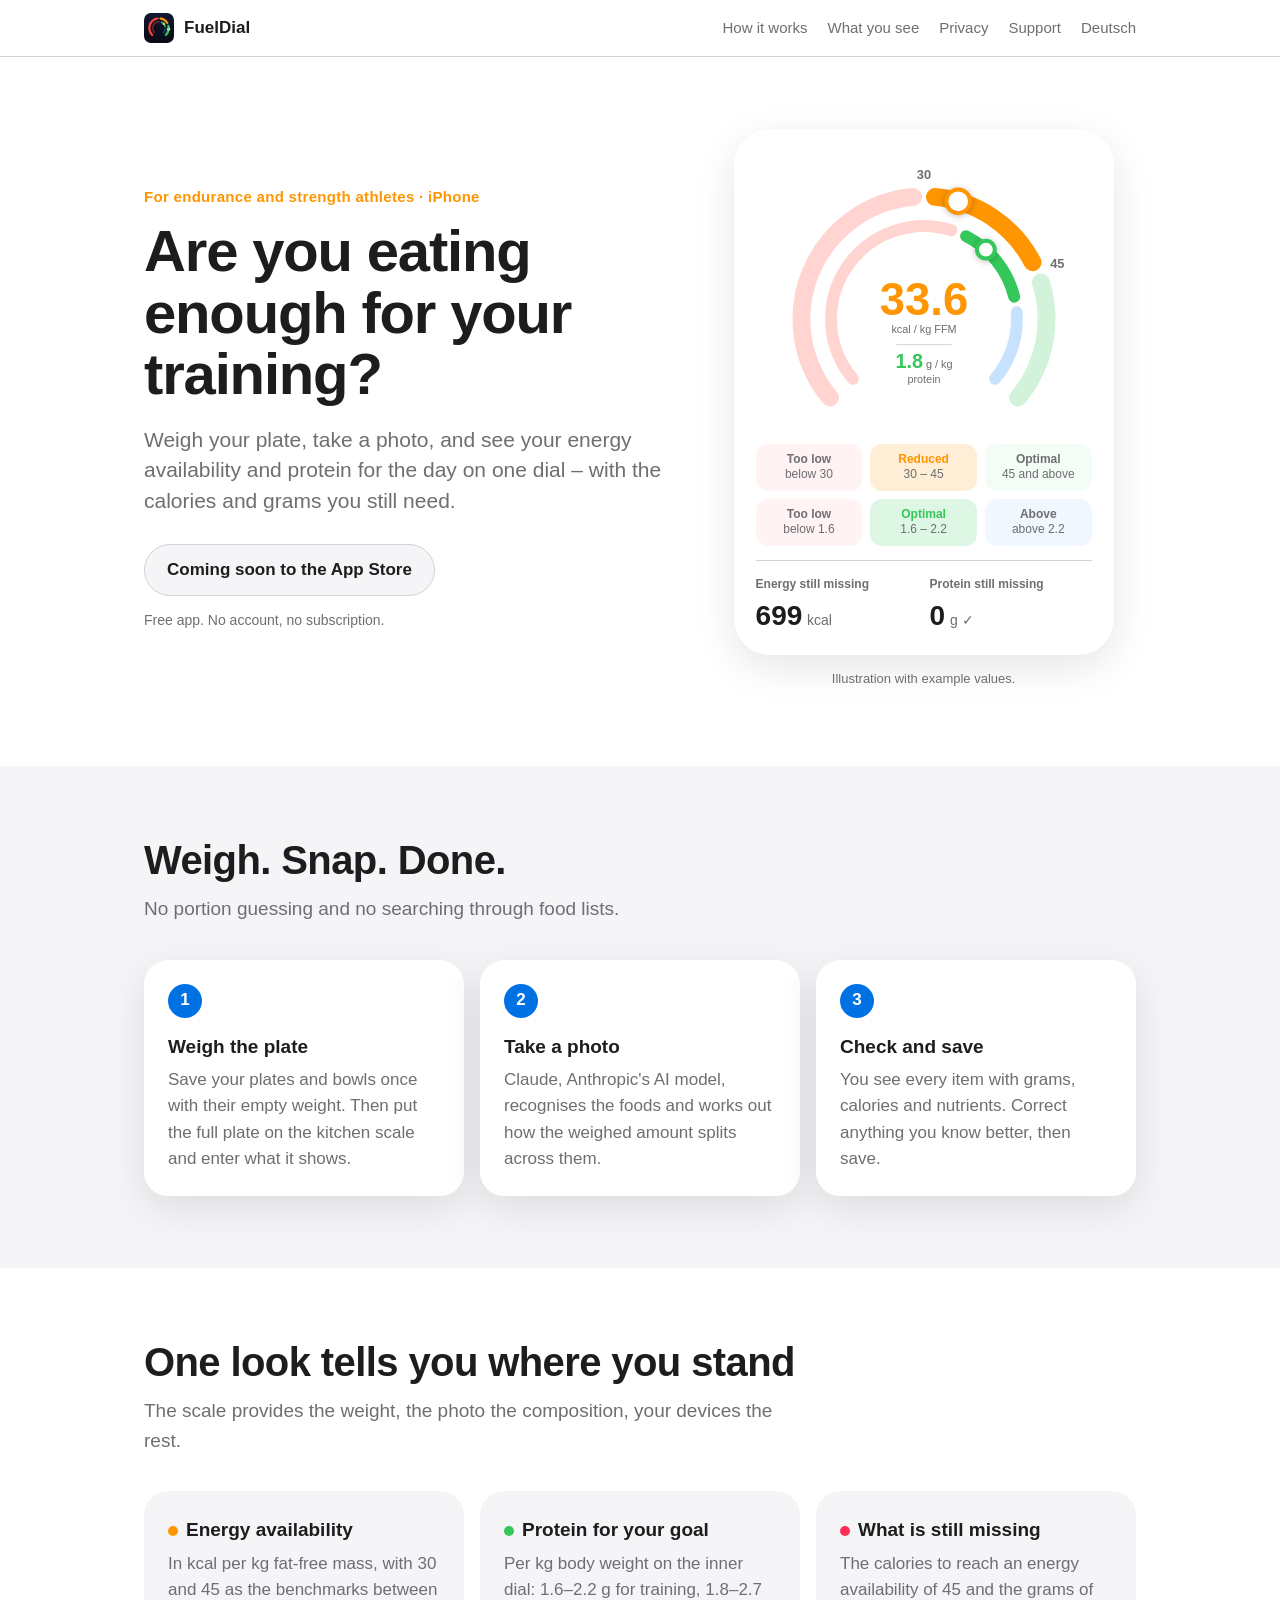
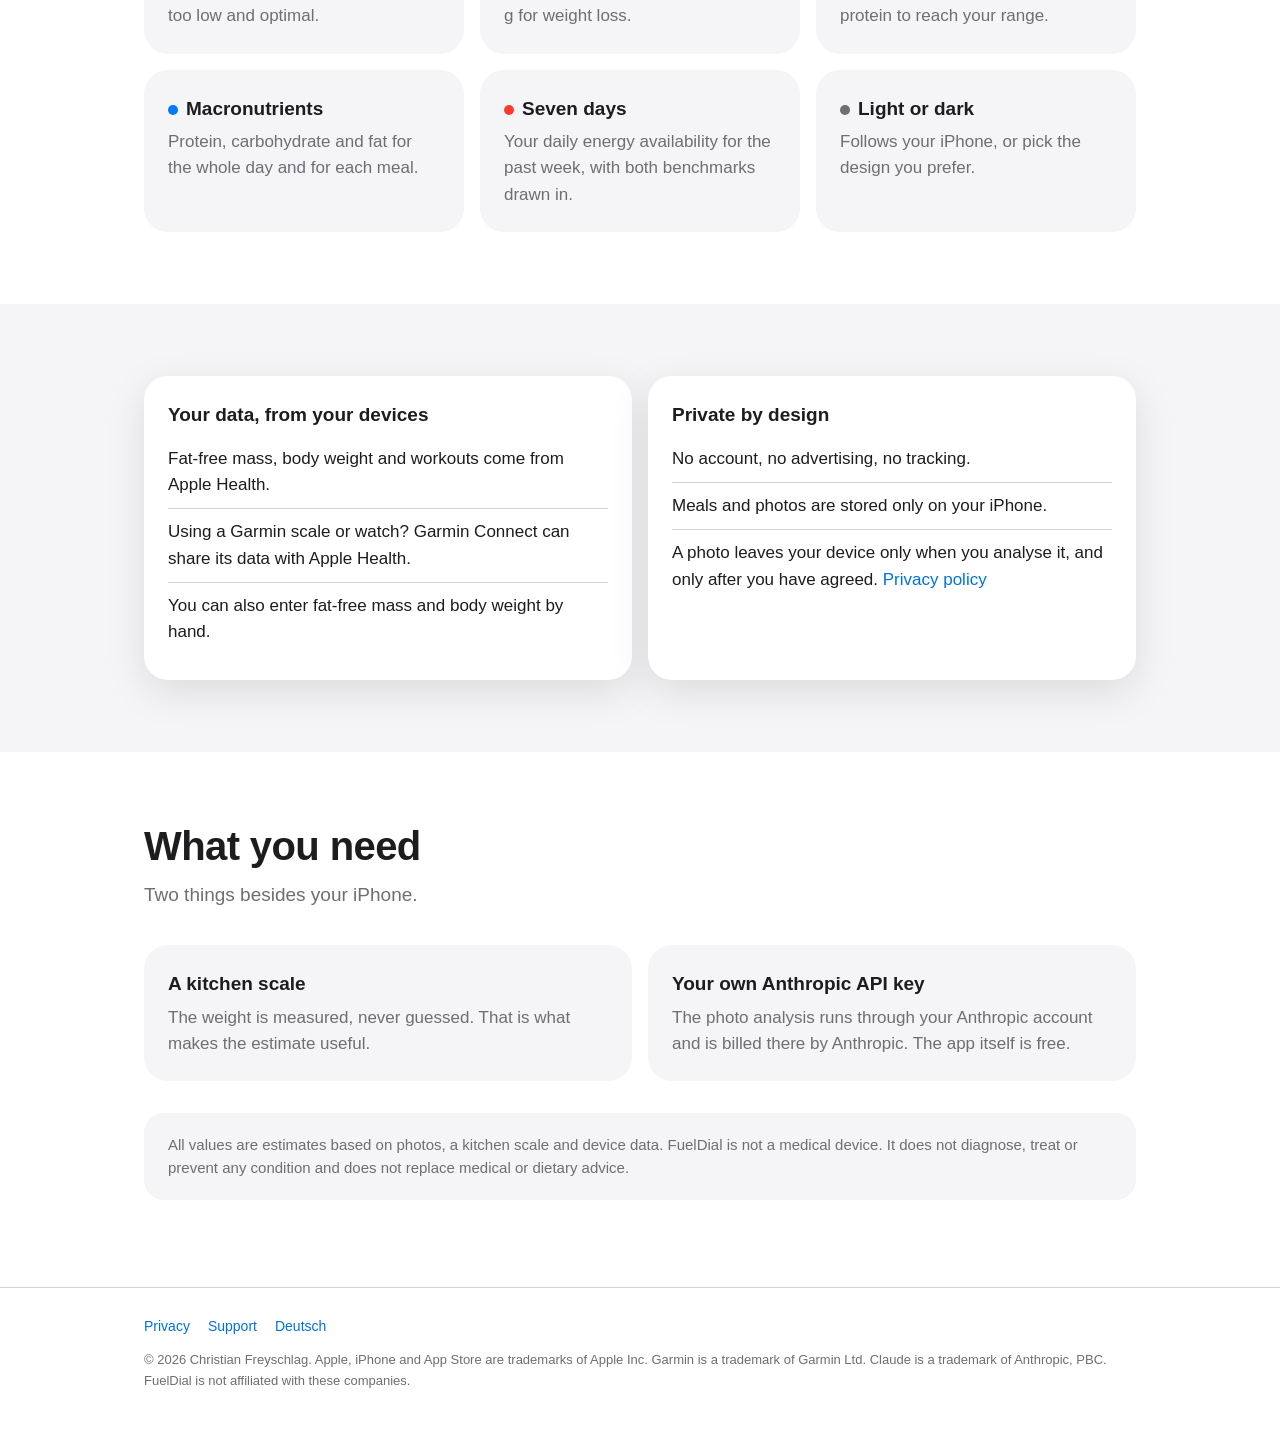
<file: index.html>
<!doctype html>
<html lang="en">
<head>
<meta charset="utf-8">
<meta name="viewport" content="width=device-width, initial-scale=1">
<title>FuelDial – Energy availability and protein from a photo</title>
<meta name="description" content="Weigh your plate, take a photo, and see your energy availability and protein for the day on one dial. For iPhone.">
<link rel="icon" href="icon.png">
<link rel="apple-touch-icon" href="icon.png">
<link rel="stylesheet" href="style.css">
</head>
<body>

<header class="nav">
  <div class="wrap">
    <a class="brand" href="index.html"><img src="icon.png" alt=""> FuelDial</a>
    <nav>
      <a class="hide-small" href="#how">How it works</a>
      <a class="hide-small" href="#see">What you see</a>
      <a href="privacy.html#en">Privacy</a>
      <a href="support.html">Support</a>
      <a href="index-de.html" lang="de">Deutsch</a>
    </nav>
  </div>
</header>

<section class="hero">
  <div class="wrap">
    <div>
      <p class="eyebrow">For endurance and strength athletes · iPhone</p>
      <h1>Are you eating enough for your training?</h1>
      <p class="lead">Weigh your plate, take a photo, and see your energy availability and protein for the day on one dial – with the calories and grams you still need.</p>
      <span class="pill soon">Coming soon to the App Store</span>
      <p class="note">Free app. No account, no subscription.</p>
    </div>
    <div>
      <div class="phone">
        <svg class="dial" viewBox="0 0 340 292" role="img" aria-label="Example dial: energy availability 33.6 kcal per kg fat-free mass, protein 1.8 g per kg">
<path d="M74.9 249.6 A124 124 0 0 1 159.0 46.5" fill="none" stroke="var(--red)" stroke-width="18" stroke-linecap="round" opacity="0.22"/>
<path d="M181.0 46.5 A124 124 0 0 1 279.9 112.6" fill="none" stroke="var(--orange)" stroke-width="18" stroke-linecap="round" opacity="1"/>
<path d="M288.3 132.9 A124 124 0 0 1 265.1 249.6" fill="none" stroke="var(--green)" stroke-width="18" stroke-linecap="round" opacity="0.22"/>
<path d="M98.1 230.6 A94 94 0 0 1 197.8 80.2" fill="none" stroke="var(--red)" stroke-width="12" stroke-linecap="round" opacity="0.22"/>
<path d="M212.6 86.2 A94 94 0 0 1 261.3 147.5" fill="none" stroke="var(--green)" stroke-width="12" stroke-linecap="round" opacity="1"/>
<path d="M263.8 163.2 A94 94 0 0 1 241.9 230.6" fill="none" stroke="var(--blue)" stroke-width="12" stroke-linecap="round" opacity="0.22"/>
<text x="170.0" y="28.5" text-anchor="middle" font-size="13" font-weight="700" fill="var(--muted)">30</text>
<text x="304.9" y="118.6" text-anchor="middle" font-size="13" font-weight="700" fill="var(--muted)">45</text>
<circle cx="204.6" cy="50.9" r="12" fill="#fff" stroke="var(--orange)" stroke-width="4" style="filter: drop-shadow(0 1px 3px rgba(0,0,0,.25))"/>
<circle cx="232.6" cy="99.8" r="9" fill="#fff" stroke="var(--green)" stroke-width="4" style="filter: drop-shadow(0 1px 3px rgba(0,0,0,.25))"/>
<text x="170" y="166" text-anchor="middle" font-size="46" font-weight="700" fill="var(--orange)">33.6</text>
<text x="170" y="184" text-anchor="middle" font-size="11" font-weight="500" fill="var(--muted)">kcal / kg FFM</text>
<line x1="142" y1="196" x2="198" y2="196" stroke="var(--line)"/>
<text x="170" y="220" text-anchor="middle" font-size="20" font-weight="700" fill="var(--green)">1.8<tspan font-size="11" font-weight="500" fill="var(--muted)"> g / kg</tspan></text>
<text x="170" y="235" text-anchor="middle" font-size="11" font-weight="500" fill="var(--muted)">protein</text>
</svg>
        <div class="chips">
          <div class="chip" style="background: color-mix(in srgb, var(--red) 6%, transparent)"><strong style="color: var(--muted)">Too low</strong>below 30</div><div class="chip" style="background: color-mix(in srgb, var(--orange) 16%, transparent)"><strong style="color: var(--orange)">Reduced</strong>30 – 45</div><div class="chip" style="background: color-mix(in srgb, var(--green) 6%, transparent)"><strong style="color: var(--muted)">Optimal</strong>45 and above</div>
        </div>
        <div class="chips" style="margin-top: 8px">
          <div class="chip" style="background: color-mix(in srgb, var(--red) 6%, transparent)"><strong style="color: var(--muted)">Too low</strong>below 1.6</div><div class="chip" style="background: color-mix(in srgb, var(--green) 16%, transparent)"><strong style="color: var(--green)">Optimal</strong>1.6 – 2.2</div><div class="chip" style="background: color-mix(in srgb, var(--blue) 6%, transparent)"><strong style="color: var(--muted)">Above</strong>above 2.2</div>
        </div>
        <div class="missing">
          <div><small>Energy still missing</small><b>699</b> <span>kcal</span></div>
          <div><small>Protein still missing</small><b>0</b> <span>g ✓</span></div>
        </div>
      </div>
      <p class="caption">Illustration with example values.</p>
    </div>
  </div>
</section>

<section class="alt" id="how">
  <div class="wrap">
    <h2>Weigh. Snap. Done.</h2>
    <p class="sub">No portion guessing and no searching through food lists.</p>
    <div class="grid three">
      <div class="tile"><span class="step">1</span><h3>Weigh the plate</h3><p>Save your plates and bowls once with their empty weight. Then put the full plate on the kitchen scale and enter what it shows.</p></div>
      <div class="tile"><span class="step">2</span><h3>Take a photo</h3><p>Claude, Anthropic's AI model, recognises the foods and works out how the weighed amount splits across them.</p></div>
      <div class="tile"><span class="step">3</span><h3>Check and save</h3><p>You see every item with grams, calories and nutrients. Correct anything you know better, then save.</p></div>
    </div>
  </div>
</section>

<section id="see">
  <div class="wrap">
    <h2>One look tells you where you stand</h2>
    <p class="sub">The scale provides the weight, the photo the composition, your devices the rest.</p>
    <div class="grid three">
      <div class="tile"><h3><span class="dot" style="background: var(--orange)"></span>Energy availability</h3><p>In kcal per kg fat-free mass, with 30 and 45 as the benchmarks between too low and optimal.</p></div>
      <div class="tile"><h3><span class="dot" style="background: var(--green)"></span>Protein for your goal</h3><p>Per kg body weight on the inner dial: 1.6–2.2 g for training, 1.8–2.7 g for weight loss.</p></div>
      <div class="tile"><h3><span class="dot" style="background: var(--pink)"></span>What is still missing</h3><p>The calories to reach an energy availability of 45 and the grams of protein to reach your range.</p></div>
      <div class="tile"><h3><span class="dot" style="background: var(--blue)"></span>Macronutrients</h3><p>Protein, carbohydrate and fat for the whole day and for each meal.</p></div>
      <div class="tile"><h3><span class="dot" style="background: var(--red)"></span>Seven days</h3><p>Your daily energy availability for the past week, with both benchmarks drawn in.</p></div>
      <div class="tile"><h3><span class="dot" style="background: var(--muted)"></span>Light or dark</h3><p>Follows your iPhone, or pick the design you prefer.</p></div>
    </div>
  </div>
</section>

<section class="alt">
  <div class="wrap">
    <div class="grid two">
      <div class="tile">
        <h3>Your data, from your devices</h3>
        <ul class="plain"><li>Fat-free mass, body weight and workouts come from Apple Health.</li><li>Using a Garmin scale or watch? Garmin Connect can share its data with Apple Health.</li><li>You can also enter fat-free mass and body weight by hand.</li></ul>
      </div>
      <div class="tile">
        <h3>Private by design</h3>
        <ul class="plain"><li>No account, no advertising, no tracking.</li><li>Meals and photos are stored only on your iPhone.</li><li>A photo leaves your device only when you analyse it, and only after you have agreed. <a href="privacy.html#en">Privacy policy</a></li></ul>
      </div>
    </div>
  </div>
</section>

<section>
  <div class="wrap">
    <h2>What you need</h2>
    <p class="sub">Two things besides your iPhone.</p>
    <div class="grid two">
      <div class="tile"><h3>A kitchen scale</h3><p>The weight is measured, never guessed. That is what makes the estimate useful.</p></div>
      <div class="tile"><h3>Your own Anthropic API key</h3><p>The photo analysis runs through your Anthropic account and is billed there by Anthropic. The app itself is free.</p></div>
    </div>
    <p class="disclaimer" style="margin-top: 32px">All values are estimates based on photos, a kitchen scale and device data. FuelDial is not a medical device. It does not diagnose, treat or prevent any condition and does not replace medical or dietary advice.</p>
  </div>
</section>

<footer>
  <div class="wrap">
    <div class="links">
      <a href="privacy.html#en">Privacy</a>
      <a href="support.html">Support</a>
      <a href="index-de.html" lang="de">Deutsch</a>
    </div>
    <p>© 2026 Christian Freyschlag. Apple, iPhone and App Store are trademarks of Apple Inc. Garmin is a trademark of Garmin Ltd. Claude is a trademark of Anthropic, PBC. FuelDial is not affiliated with these companies.</p>
  </div>
</footer>

</body>
</html>
</file>
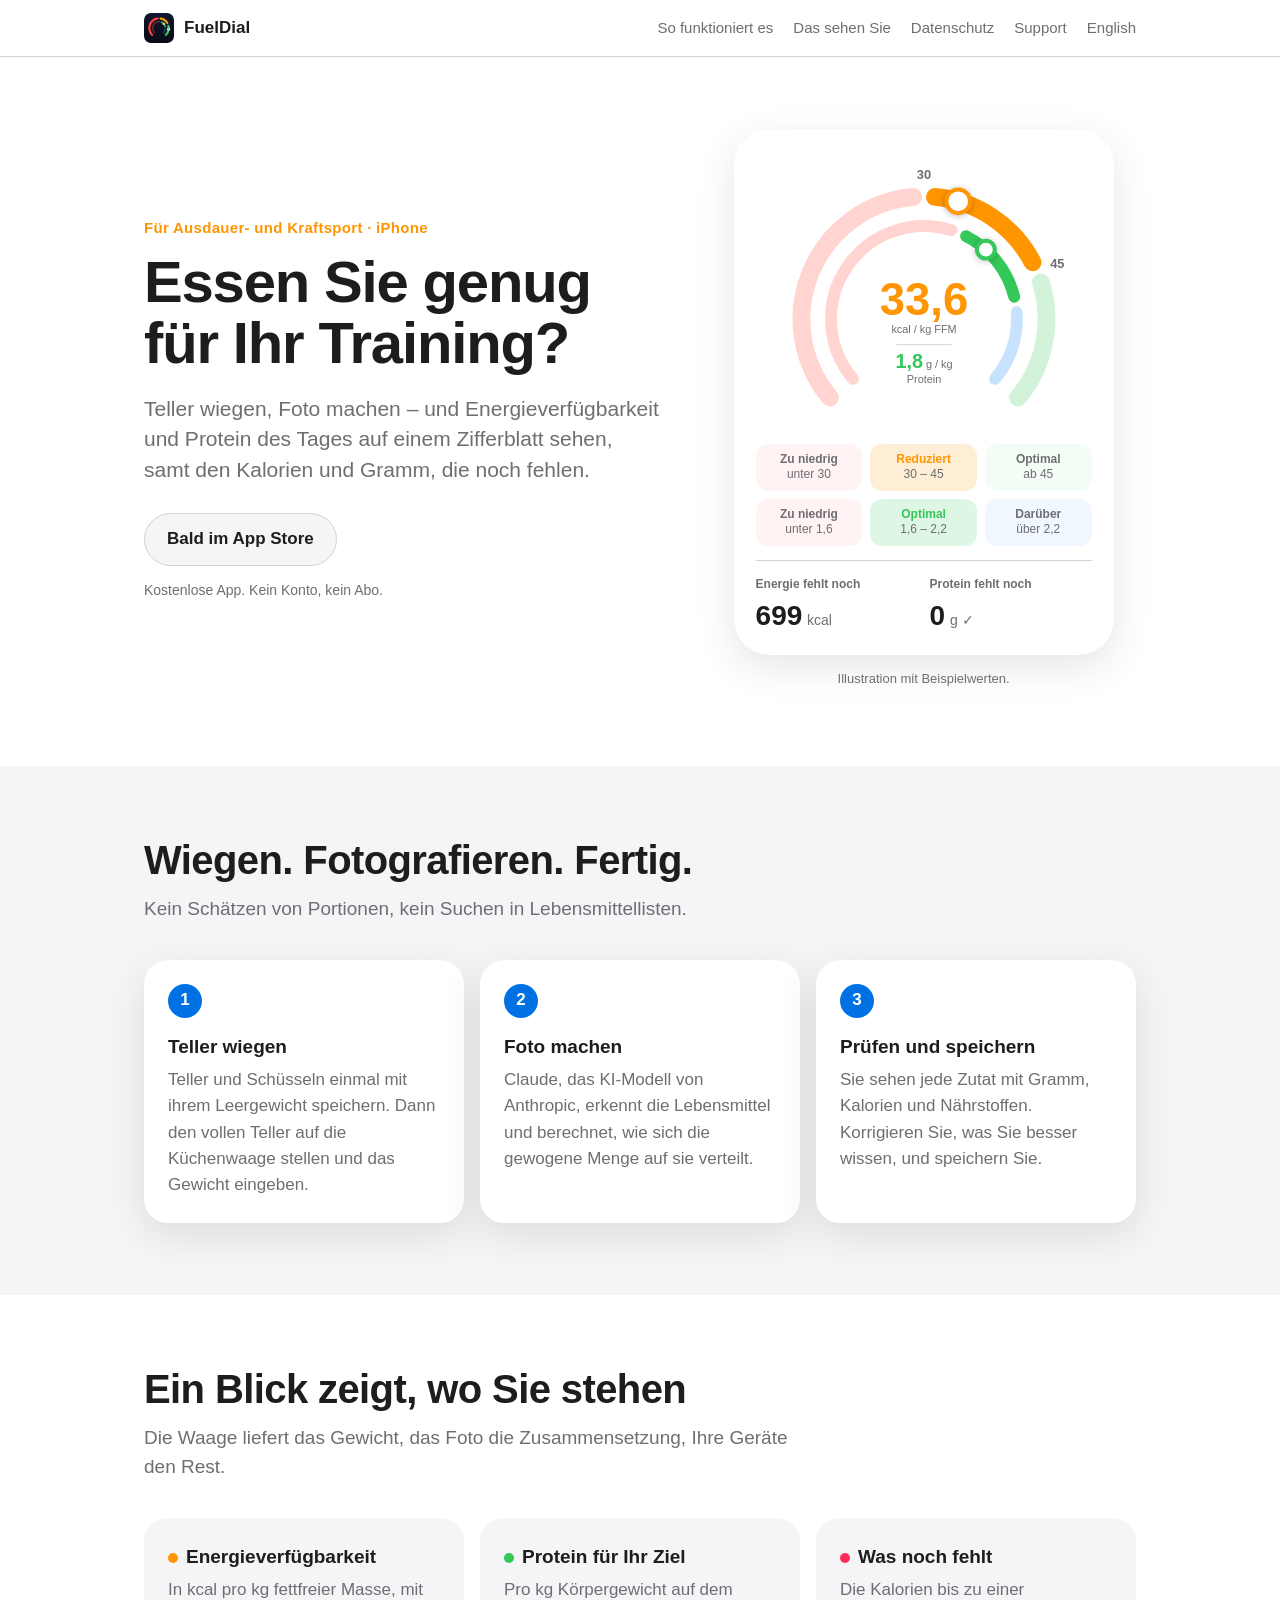
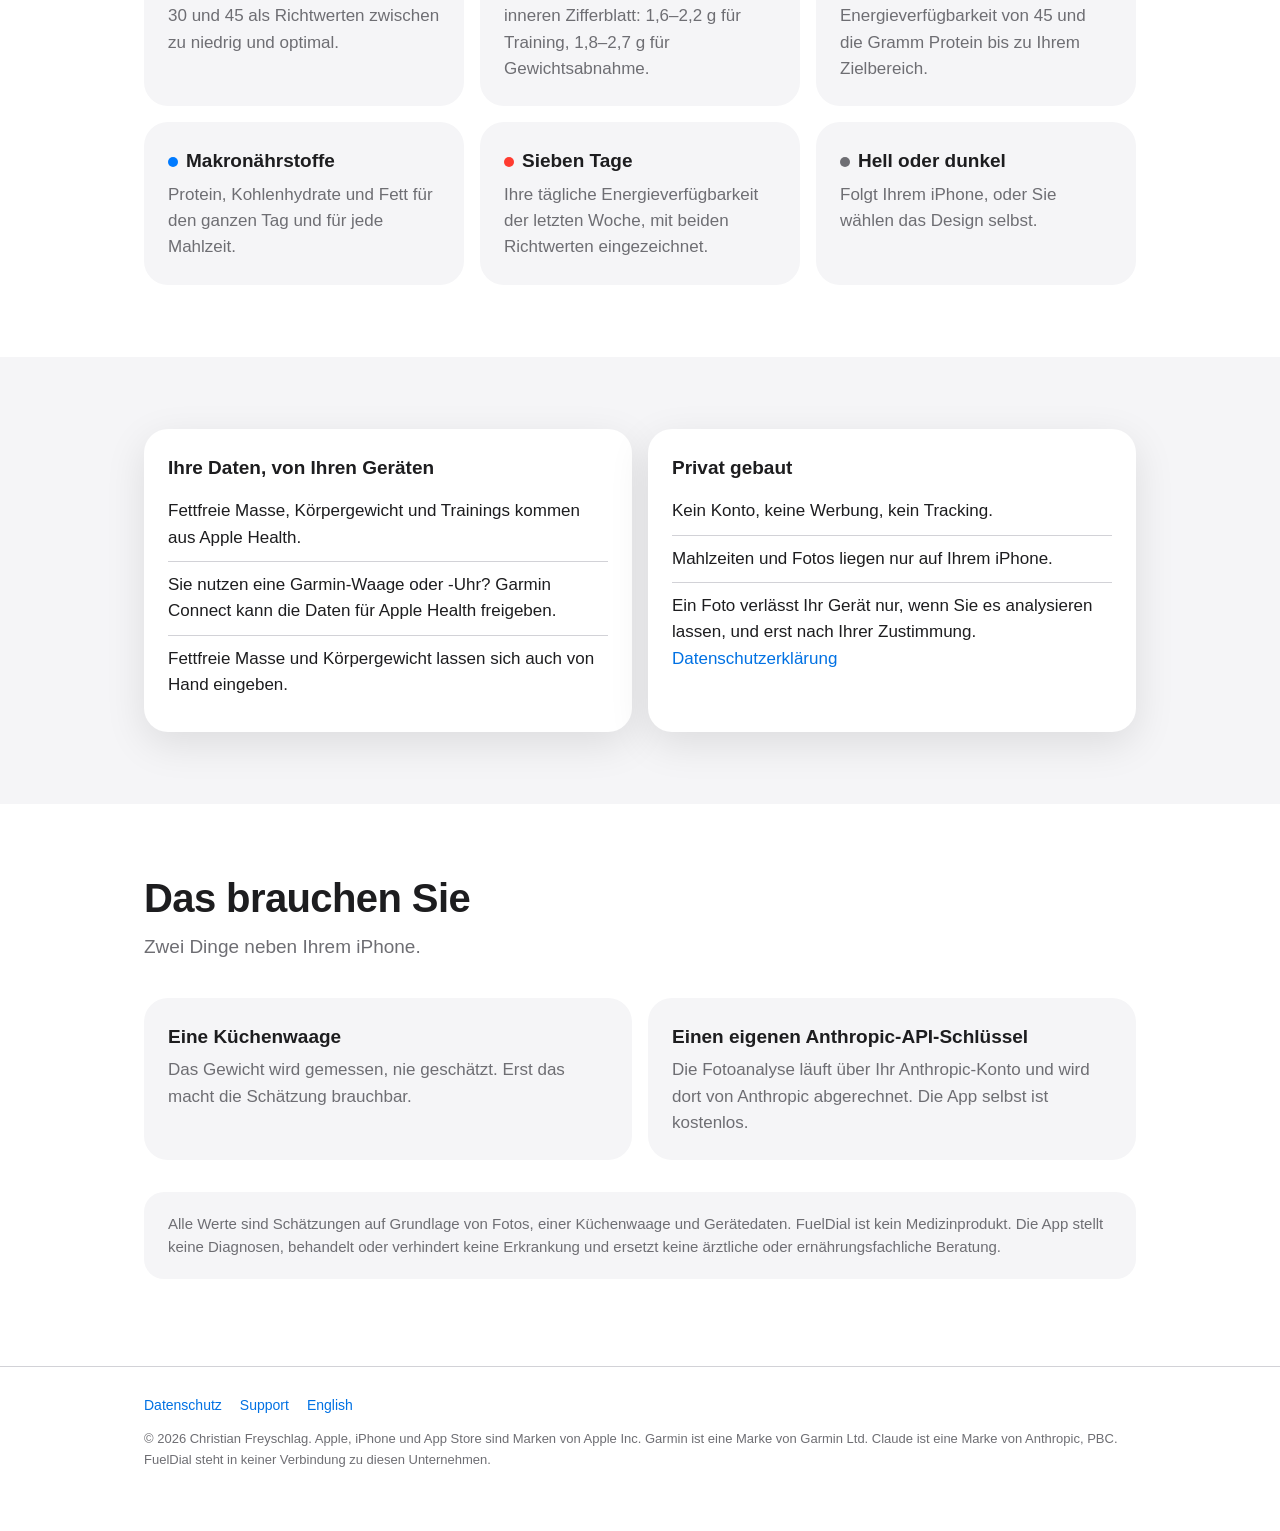
<file: index-de.html>
<!doctype html>
<html lang="de">
<head>
<meta charset="utf-8">
<meta name="viewport" content="width=device-width, initial-scale=1">
<title>FuelDial – Energieverfügbarkeit und Protein per Foto</title>
<meta name="description" content="Teller wiegen, Foto machen und Energieverfügbarkeit und Protein des Tages auf einem Zifferblatt sehen. Für iPhone.">
<link rel="icon" href="icon.png">
<link rel="apple-touch-icon" href="icon.png">
<link rel="stylesheet" href="style.css">
</head>
<body>

<header class="nav">
  <div class="wrap">
    <a class="brand" href="index-de.html"><img src="icon.png" alt=""> FuelDial</a>
    <nav>
      <a class="hide-small" href="#how">So funktioniert es</a>
      <a class="hide-small" href="#see">Das sehen Sie</a>
      <a href="privacy.html#de">Datenschutz</a>
      <a href="support.html">Support</a>
      <a href="index.html" lang="en">English</a>
    </nav>
  </div>
</header>

<section class="hero">
  <div class="wrap">
    <div>
      <p class="eyebrow">Für Ausdauer- und Kraftsport · iPhone</p>
      <h1>Essen Sie genug für Ihr Training?</h1>
      <p class="lead">Teller wiegen, Foto machen – und Energieverfügbarkeit und Protein des Tages auf einem Zifferblatt sehen, samt den Kalorien und Gramm, die noch fehlen.</p>
      <span class="pill soon">Bald im App Store</span>
      <p class="note">Kostenlose App. Kein Konto, kein Abo.</p>
    </div>
    <div>
      <div class="phone">
        <svg class="dial" viewBox="0 0 340 292" role="img" aria-label="Beispiel-Zifferblatt: Energieverfügbarkeit 33,6 kcal pro kg fettfreier Masse, Protein 1,8 g pro kg">
<path d="M74.9 249.6 A124 124 0 0 1 159.0 46.5" fill="none" stroke="var(--red)" stroke-width="18" stroke-linecap="round" opacity="0.22"/>
<path d="M181.0 46.5 A124 124 0 0 1 279.9 112.6" fill="none" stroke="var(--orange)" stroke-width="18" stroke-linecap="round" opacity="1"/>
<path d="M288.3 132.9 A124 124 0 0 1 265.1 249.6" fill="none" stroke="var(--green)" stroke-width="18" stroke-linecap="round" opacity="0.22"/>
<path d="M98.1 230.6 A94 94 0 0 1 197.8 80.2" fill="none" stroke="var(--red)" stroke-width="12" stroke-linecap="round" opacity="0.22"/>
<path d="M212.6 86.2 A94 94 0 0 1 261.3 147.5" fill="none" stroke="var(--green)" stroke-width="12" stroke-linecap="round" opacity="1"/>
<path d="M263.8 163.2 A94 94 0 0 1 241.9 230.6" fill="none" stroke="var(--blue)" stroke-width="12" stroke-linecap="round" opacity="0.22"/>
<text x="170.0" y="28.5" text-anchor="middle" font-size="13" font-weight="700" fill="var(--muted)">30</text>
<text x="304.9" y="118.6" text-anchor="middle" font-size="13" font-weight="700" fill="var(--muted)">45</text>
<circle cx="204.6" cy="50.9" r="12" fill="#fff" stroke="var(--orange)" stroke-width="4" style="filter: drop-shadow(0 1px 3px rgba(0,0,0,.25))"/>
<circle cx="232.6" cy="99.8" r="9" fill="#fff" stroke="var(--green)" stroke-width="4" style="filter: drop-shadow(0 1px 3px rgba(0,0,0,.25))"/>
<text x="170" y="166" text-anchor="middle" font-size="46" font-weight="700" fill="var(--orange)">33,6</text>
<text x="170" y="184" text-anchor="middle" font-size="11" font-weight="500" fill="var(--muted)">kcal / kg FFM</text>
<line x1="142" y1="196" x2="198" y2="196" stroke="var(--line)"/>
<text x="170" y="220" text-anchor="middle" font-size="20" font-weight="700" fill="var(--green)">1,8<tspan font-size="11" font-weight="500" fill="var(--muted)"> g / kg</tspan></text>
<text x="170" y="235" text-anchor="middle" font-size="11" font-weight="500" fill="var(--muted)">Protein</text>
</svg>
        <div class="chips">
          <div class="chip" style="background: color-mix(in srgb, var(--red) 6%, transparent)"><strong style="color: var(--muted)">Zu niedrig</strong>unter 30</div><div class="chip" style="background: color-mix(in srgb, var(--orange) 16%, transparent)"><strong style="color: var(--orange)">Reduziert</strong>30 – 45</div><div class="chip" style="background: color-mix(in srgb, var(--green) 6%, transparent)"><strong style="color: var(--muted)">Optimal</strong>ab 45</div>
        </div>
        <div class="chips" style="margin-top: 8px">
          <div class="chip" style="background: color-mix(in srgb, var(--red) 6%, transparent)"><strong style="color: var(--muted)">Zu niedrig</strong>unter 1,6</div><div class="chip" style="background: color-mix(in srgb, var(--green) 16%, transparent)"><strong style="color: var(--green)">Optimal</strong>1,6 – 2,2</div><div class="chip" style="background: color-mix(in srgb, var(--blue) 6%, transparent)"><strong style="color: var(--muted)">Darüber</strong>über 2,2</div>
        </div>
        <div class="missing">
          <div><small>Energie fehlt noch</small><b>699</b> <span>kcal</span></div>
          <div><small>Protein fehlt noch</small><b>0</b> <span>g ✓</span></div>
        </div>
      </div>
      <p class="caption">Illustration mit Beispielwerten.</p>
    </div>
  </div>
</section>

<section class="alt" id="how">
  <div class="wrap">
    <h2>Wiegen. Fotografieren. Fertig.</h2>
    <p class="sub">Kein Schätzen von Portionen, kein Suchen in Lebensmittellisten.</p>
    <div class="grid three">
      <div class="tile"><span class="step">1</span><h3>Teller wiegen</h3><p>Teller und Schüsseln einmal mit ihrem Leergewicht speichern. Dann den vollen Teller auf die Küchenwaage stellen und das Gewicht eingeben.</p></div>
      <div class="tile"><span class="step">2</span><h3>Foto machen</h3><p>Claude, das KI-Modell von Anthropic, erkennt die Lebensmittel und berechnet, wie sich die gewogene Menge auf sie verteilt.</p></div>
      <div class="tile"><span class="step">3</span><h3>Prüfen und speichern</h3><p>Sie sehen jede Zutat mit Gramm, Kalorien und Nährstoffen. Korrigieren Sie, was Sie besser wissen, und speichern Sie.</p></div>
    </div>
  </div>
</section>

<section id="see">
  <div class="wrap">
    <h2>Ein Blick zeigt, wo Sie stehen</h2>
    <p class="sub">Die Waage liefert das Gewicht, das Foto die Zusammensetzung, Ihre Geräte den Rest.</p>
    <div class="grid three">
      <div class="tile"><h3><span class="dot" style="background: var(--orange)"></span>Energieverfügbarkeit</h3><p>In kcal pro kg fettfreier Masse, mit 30 und 45 als Richtwerten zwischen zu niedrig und optimal.</p></div>
      <div class="tile"><h3><span class="dot" style="background: var(--green)"></span>Protein für Ihr Ziel</h3><p>Pro kg Körpergewicht auf dem inneren Zifferblatt: 1,6–2,2 g für Training, 1,8–2,7 g für Gewichtsabnahme.</p></div>
      <div class="tile"><h3><span class="dot" style="background: var(--pink)"></span>Was noch fehlt</h3><p>Die Kalorien bis zu einer Energieverfügbarkeit von 45 und die Gramm Protein bis zu Ihrem Zielbereich.</p></div>
      <div class="tile"><h3><span class="dot" style="background: var(--blue)"></span>Makronährstoffe</h3><p>Protein, Kohlenhydrate und Fett für den ganzen Tag und für jede Mahlzeit.</p></div>
      <div class="tile"><h3><span class="dot" style="background: var(--red)"></span>Sieben Tage</h3><p>Ihre tägliche Energieverfügbarkeit der letzten Woche, mit beiden Richtwerten eingezeichnet.</p></div>
      <div class="tile"><h3><span class="dot" style="background: var(--muted)"></span>Hell oder dunkel</h3><p>Folgt Ihrem iPhone, oder Sie wählen das Design selbst.</p></div>
    </div>
  </div>
</section>

<section class="alt">
  <div class="wrap">
    <div class="grid two">
      <div class="tile">
        <h3>Ihre Daten, von Ihren Geräten</h3>
        <ul class="plain"><li>Fettfreie Masse, Körpergewicht und Trainings kommen aus Apple Health.</li><li>Sie nutzen eine Garmin-Waage oder -Uhr? Garmin Connect kann die Daten für Apple Health freigeben.</li><li>Fettfreie Masse und Körpergewicht lassen sich auch von Hand eingeben.</li></ul>
      </div>
      <div class="tile">
        <h3>Privat gebaut</h3>
        <ul class="plain"><li>Kein Konto, keine Werbung, kein Tracking.</li><li>Mahlzeiten und Fotos liegen nur auf Ihrem iPhone.</li><li>Ein Foto verlässt Ihr Gerät nur, wenn Sie es analysieren lassen, und erst nach Ihrer Zustimmung. <a href="privacy.html#de">Datenschutzerklärung</a></li></ul>
      </div>
    </div>
  </div>
</section>

<section>
  <div class="wrap">
    <h2>Das brauchen Sie</h2>
    <p class="sub">Zwei Dinge neben Ihrem iPhone.</p>
    <div class="grid two">
      <div class="tile"><h3>Eine Küchenwaage</h3><p>Das Gewicht wird gemessen, nie geschätzt. Erst das macht die Schätzung brauchbar.</p></div>
      <div class="tile"><h3>Einen eigenen Anthropic-API-Schlüssel</h3><p>Die Fotoanalyse läuft über Ihr Anthropic-Konto und wird dort von Anthropic abgerechnet. Die App selbst ist kostenlos.</p></div>
    </div>
    <p class="disclaimer" style="margin-top: 32px">Alle Werte sind Schätzungen auf Grundlage von Fotos, einer Küchenwaage und Gerätedaten. FuelDial ist kein Medizinprodukt. Die App stellt keine Diagnosen, behandelt oder verhindert keine Erkrankung und ersetzt keine ärztliche oder ernährungsfachliche Beratung.</p>
  </div>
</section>

<footer>
  <div class="wrap">
    <div class="links">
      <a href="privacy.html#de">Datenschutz</a>
      <a href="support.html">Support</a>
      <a href="index.html" lang="en">English</a>
    </div>
    <p>© 2026 Christian Freyschlag. Apple, iPhone und App Store sind Marken von Apple Inc. Garmin ist eine Marke von Garmin Ltd. Claude ist eine Marke von Anthropic, PBC. FuelDial steht in keiner Verbindung zu diesen Unternehmen.</p>
  </div>
</footer>

</body>
</html>
</file>
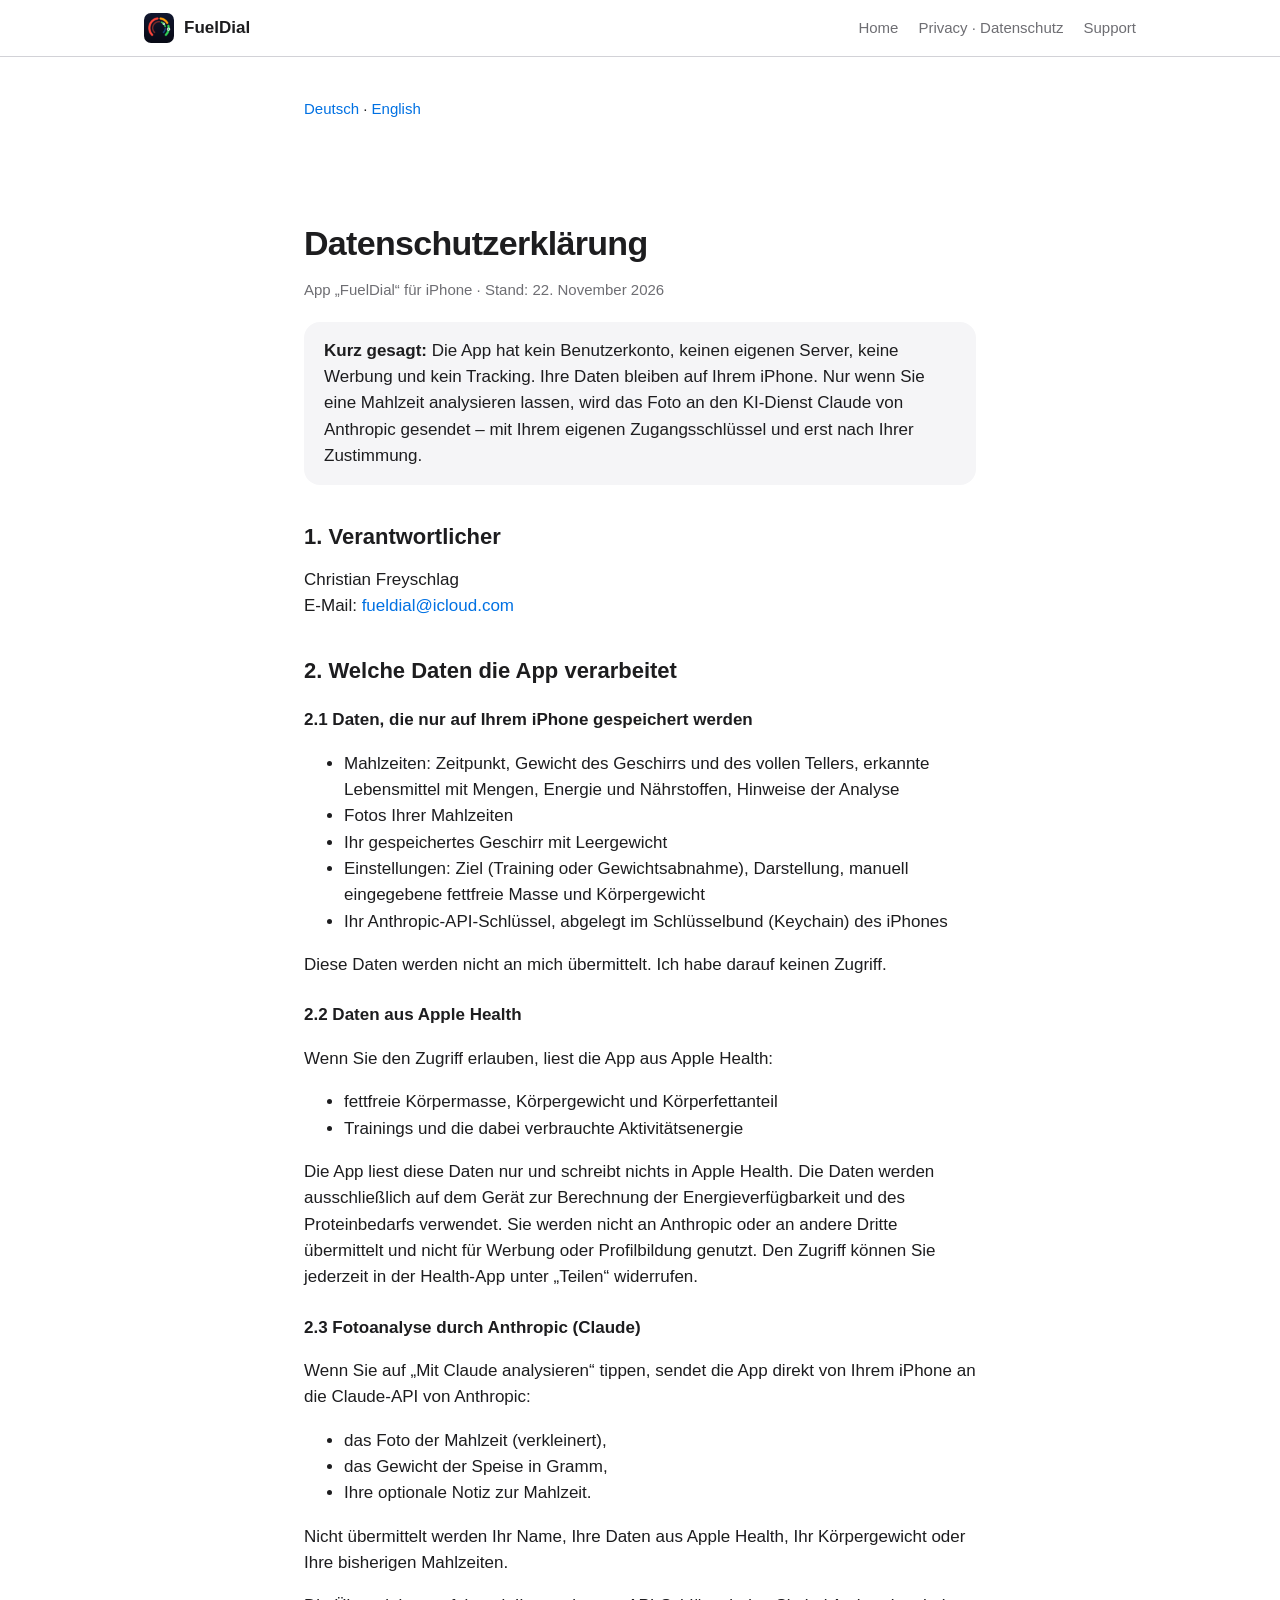
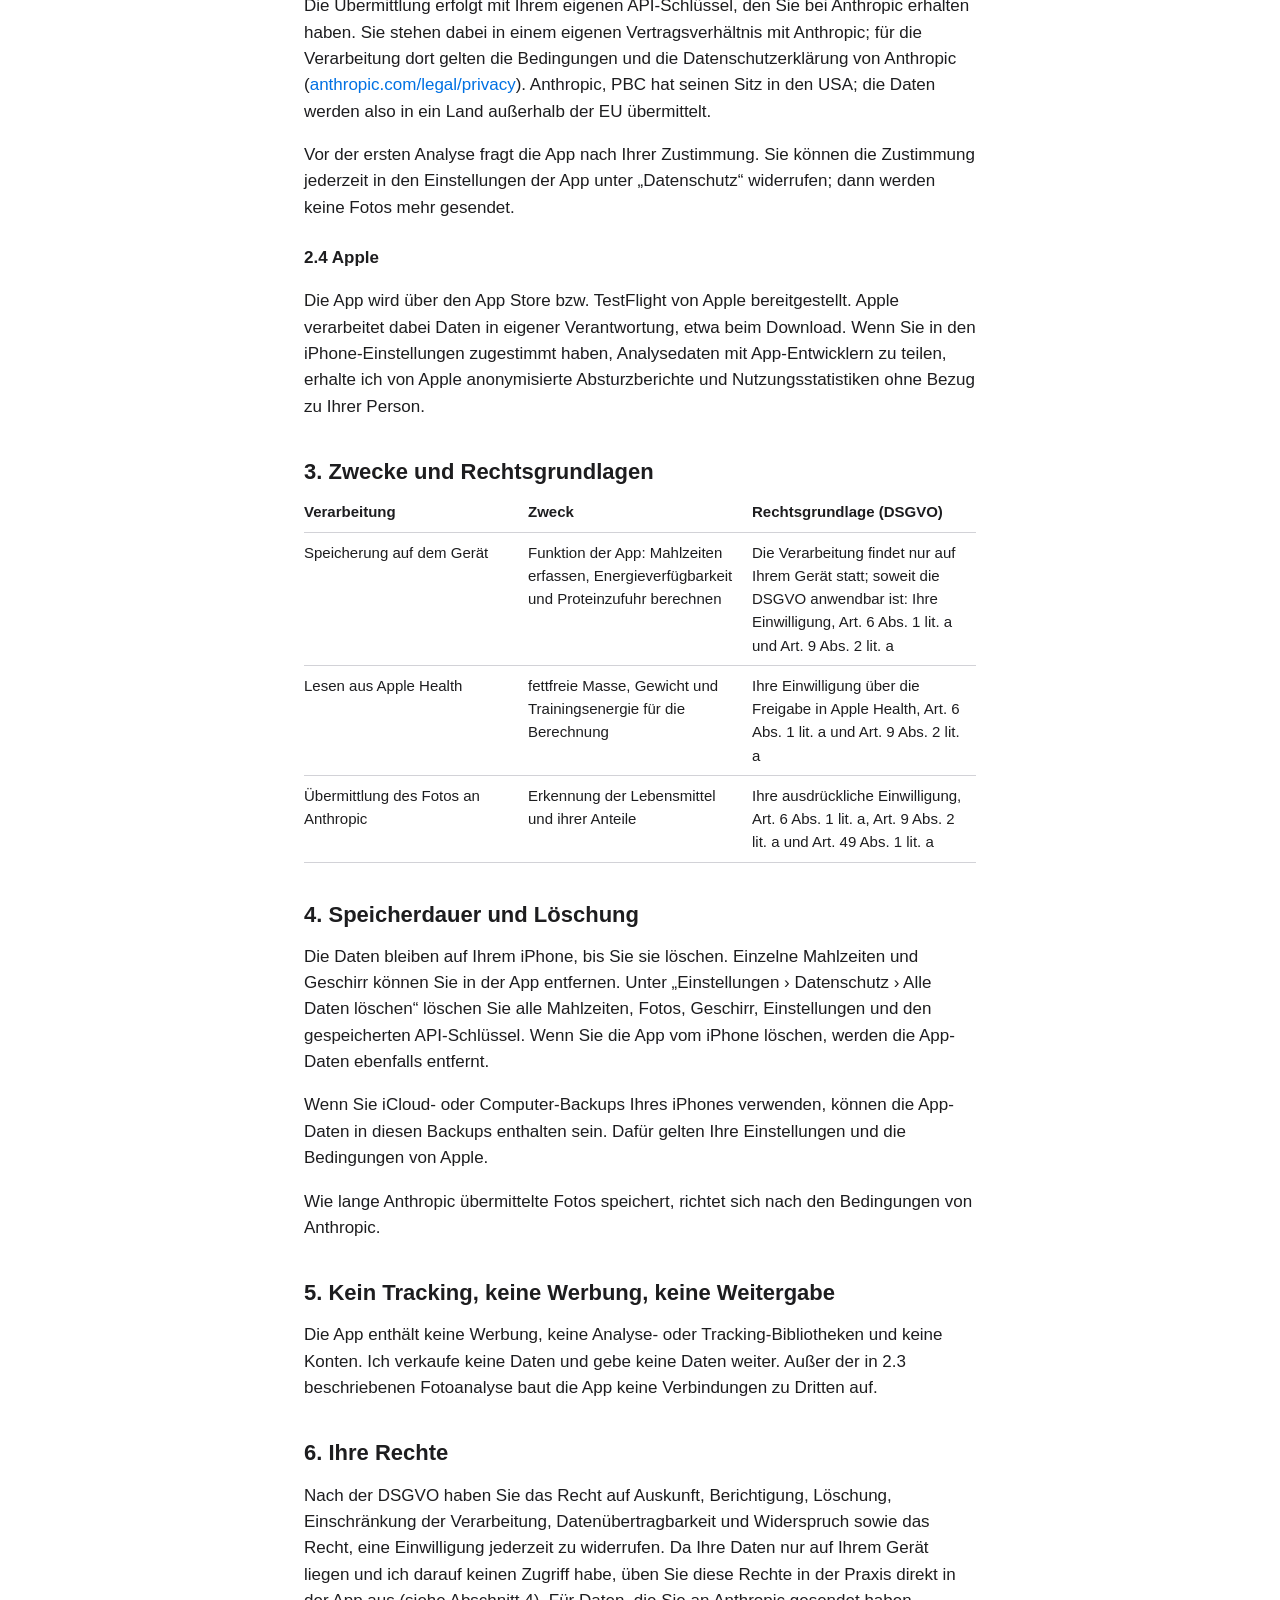
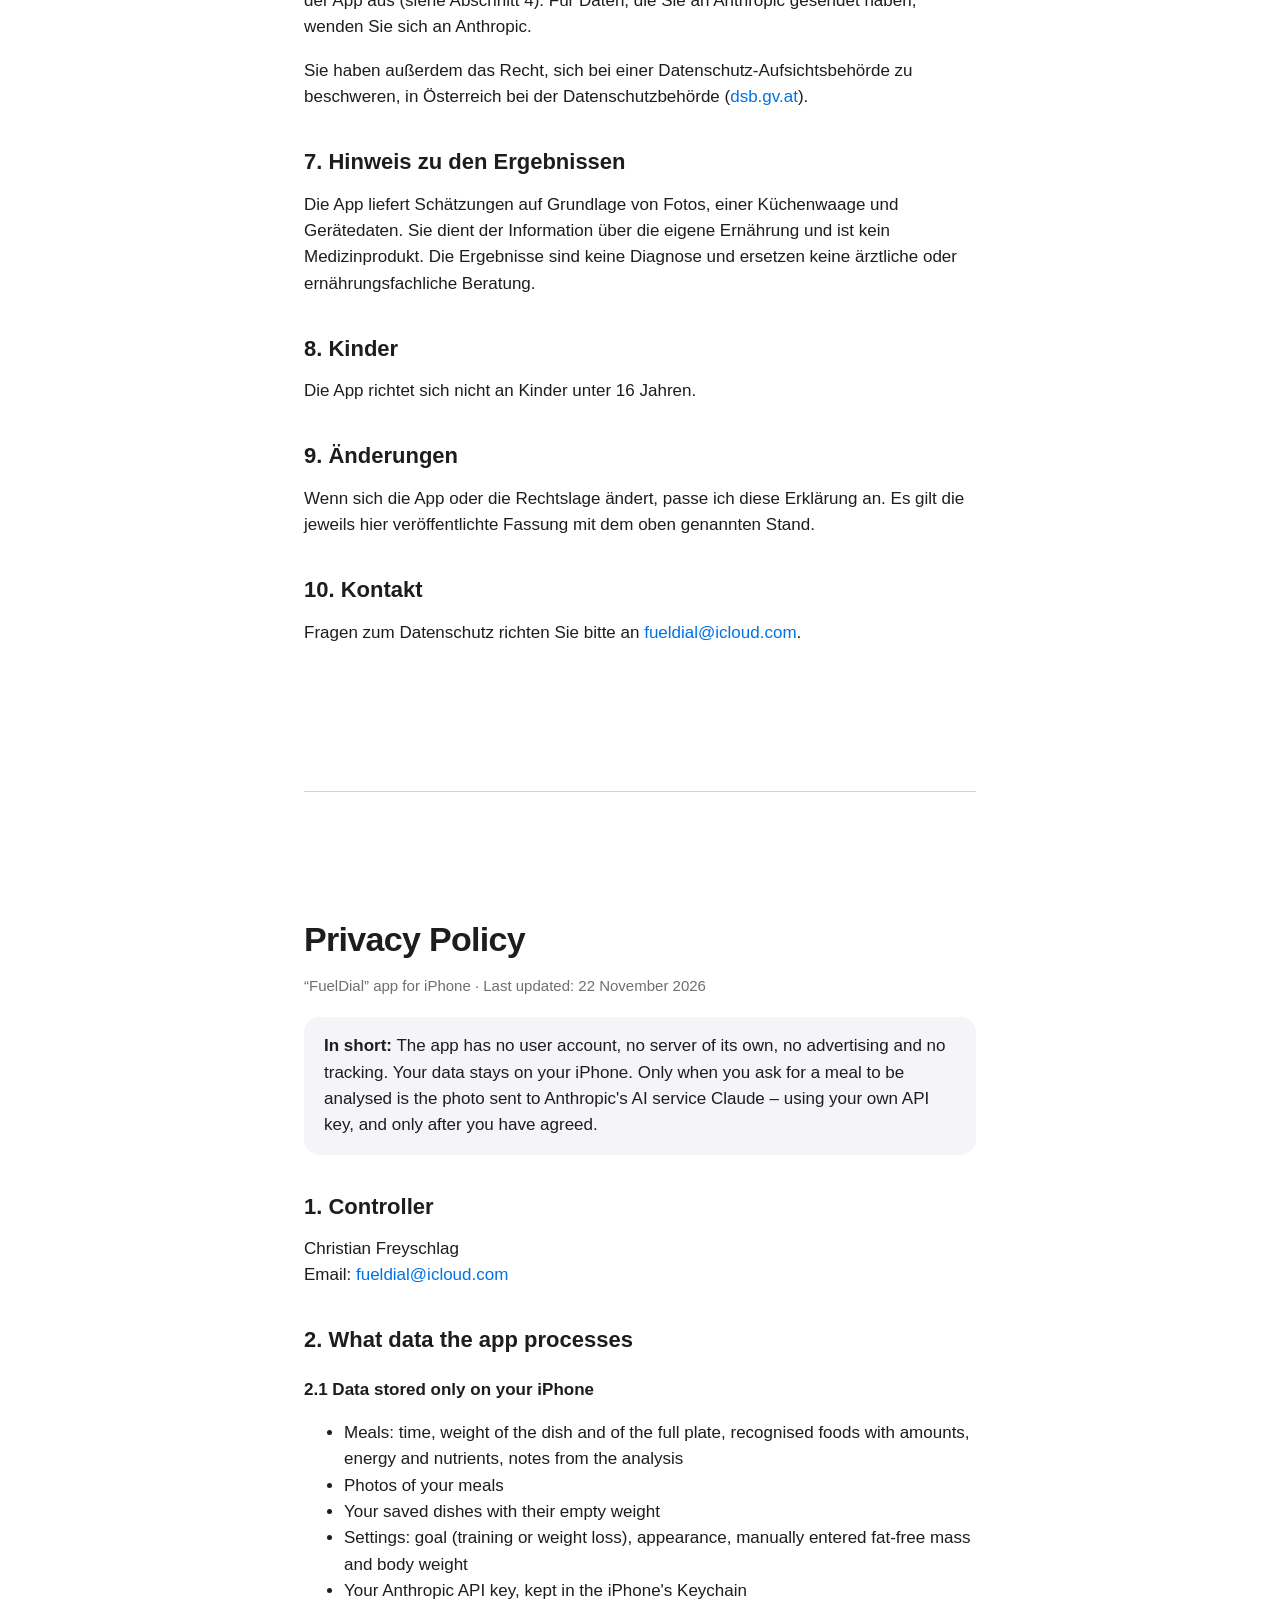
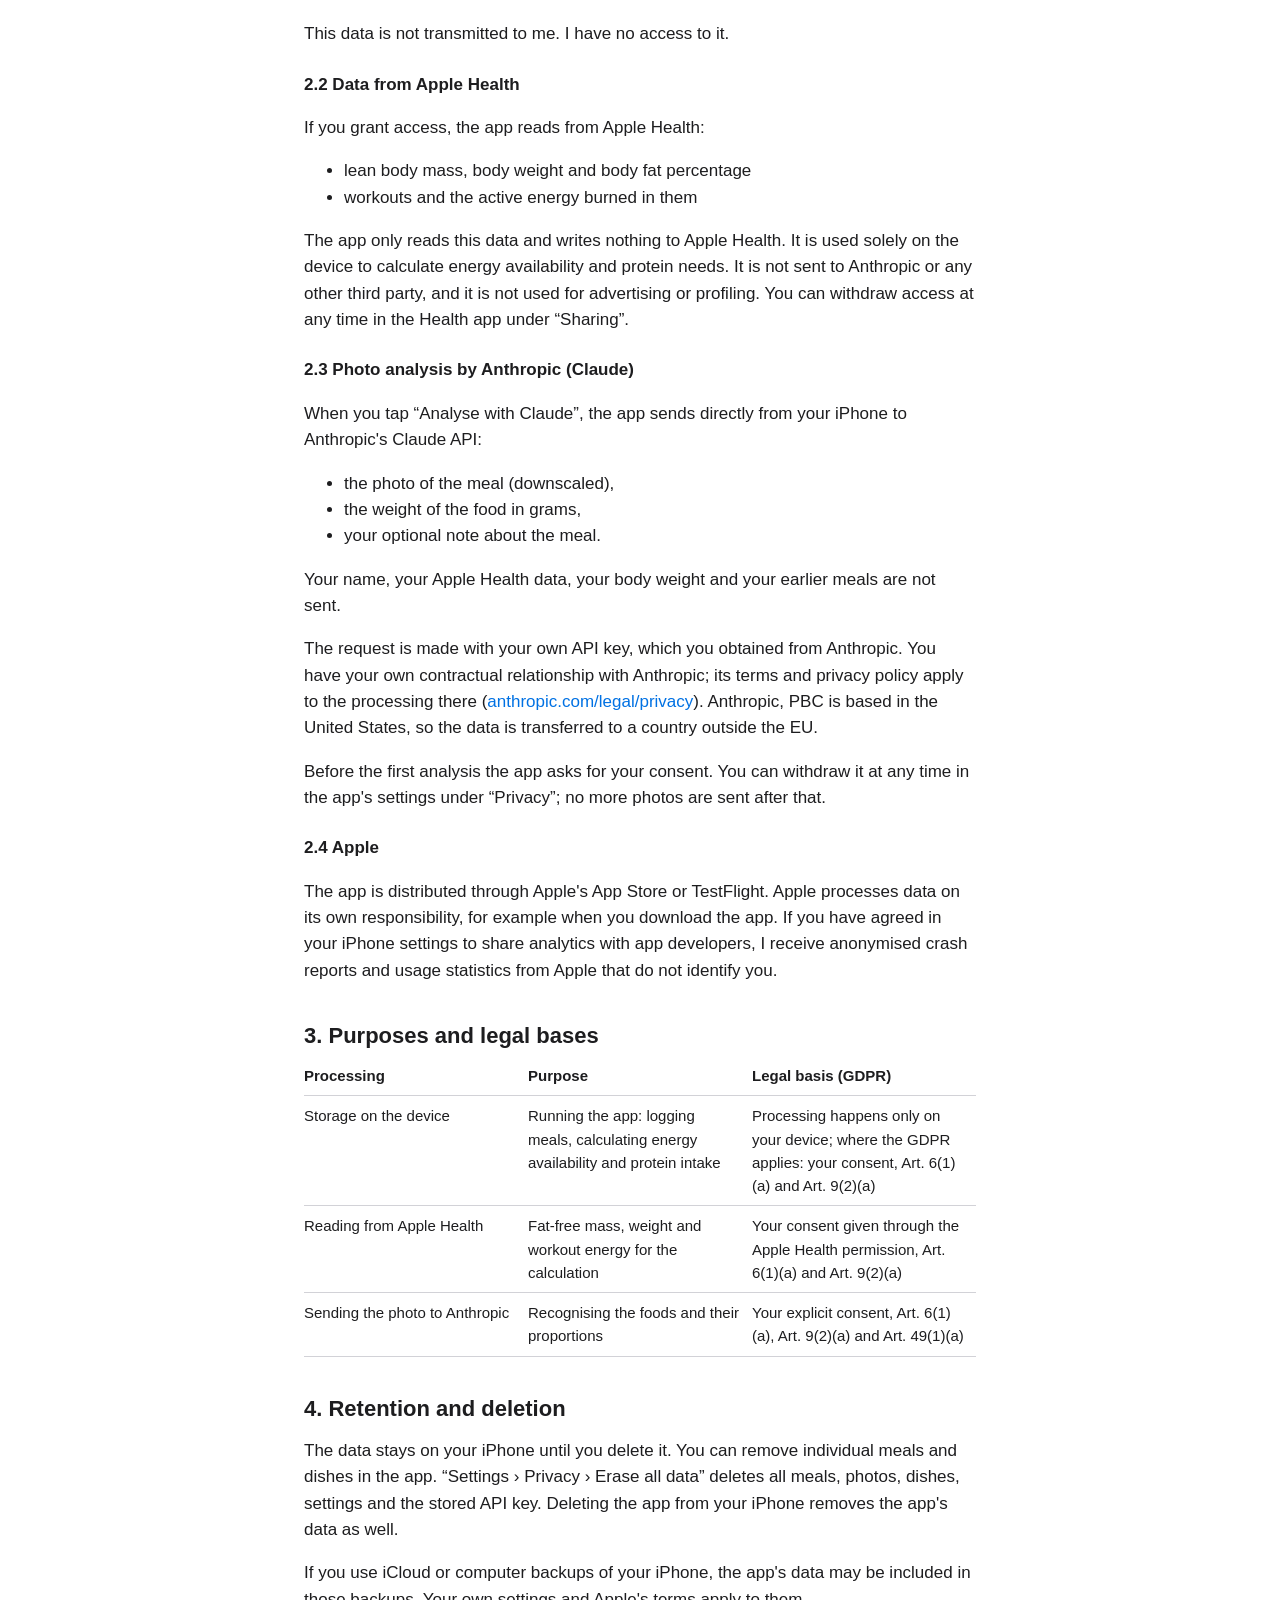
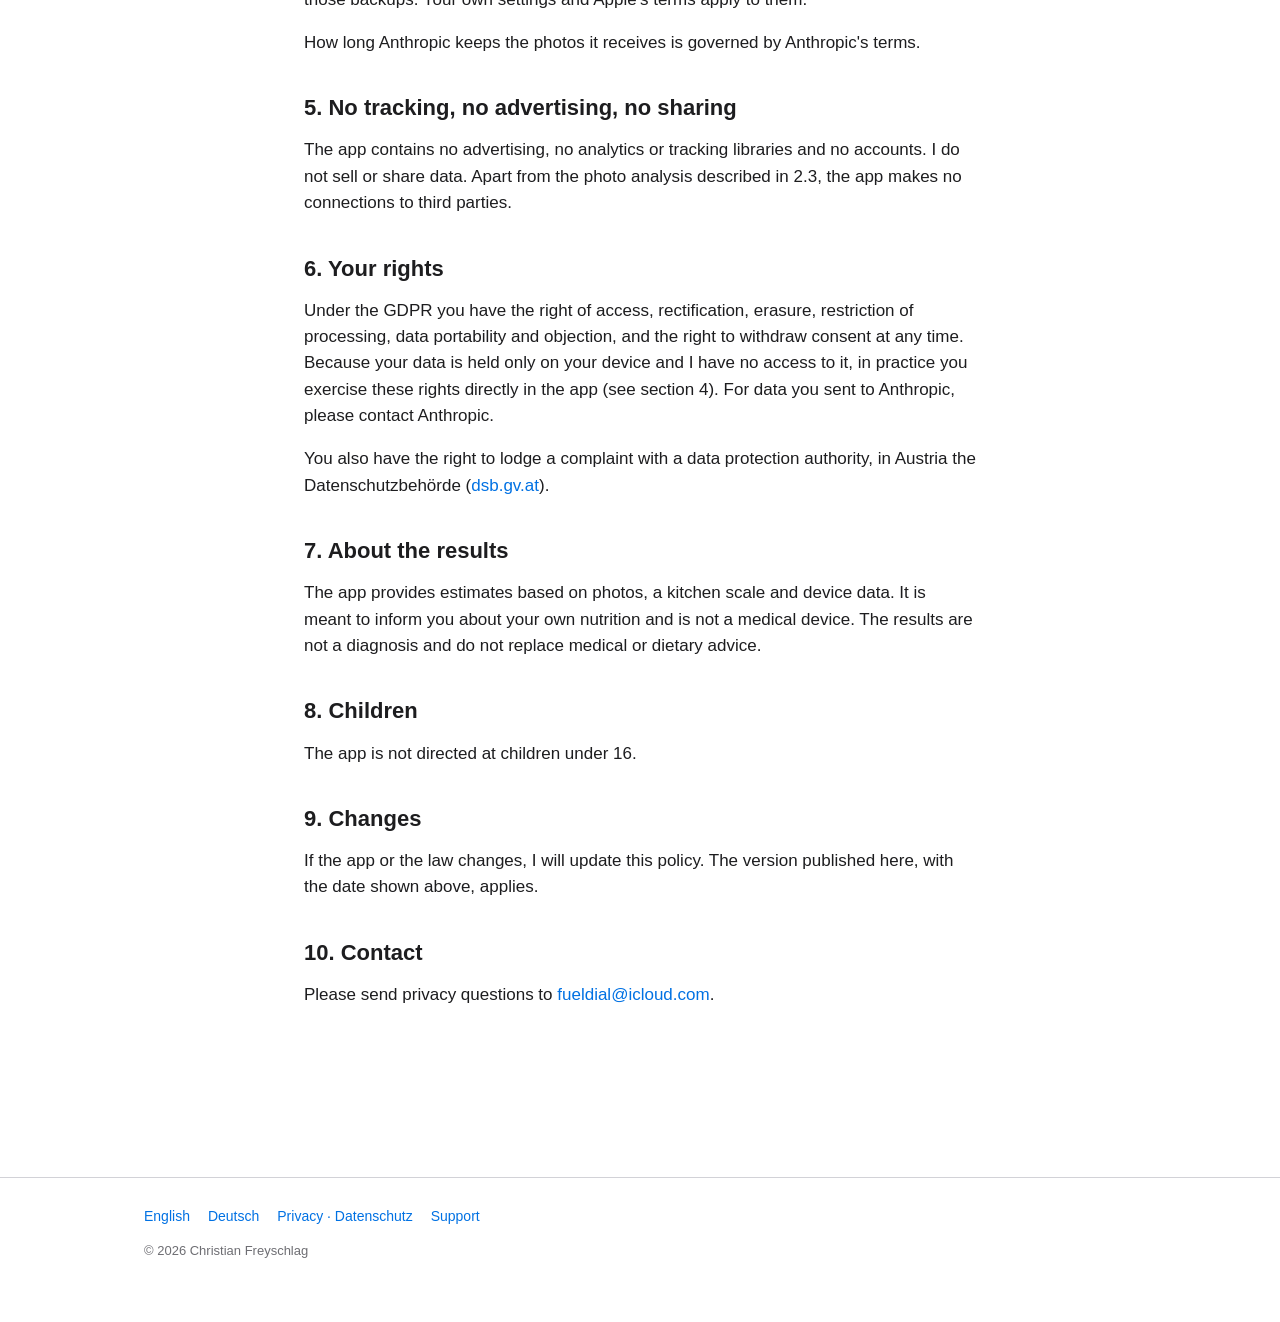
<file: privacy.html>
<!doctype html>
<html lang="de">
<head>
<meta charset="utf-8">
<meta name="viewport" content="width=device-width, initial-scale=1">
<title>Datenschutzerklärung · Privacy Policy – FuelDial</title>
<link rel="icon" href="icon.png">
<link rel="stylesheet" href="style.css">
</head>
<body>
<header class="nav">
  <div class="wrap">
    <a class="brand" href="index.html"><img src="icon.png" alt=""> FuelDial</a>
    <nav>
      <a href="index.html">Home</a>
      <a href="privacy.html">Privacy · Datenschutz</a>
      <a href="support.html">Support</a>
    </nav>
  </div>
</header>
<main class="text">

<p class="lang"><a href="#de">Deutsch</a> · <a href="#en">English</a></p>

<section id="de" lang="de">
<h1>Datenschutzerklärung</h1>
<p class="meta">App „FuelDial“ für iPhone · Stand: 22. November 2026</p>

<div class="box">
<strong>Kurz gesagt:</strong> Die App hat kein Benutzerkonto, keinen eigenen Server, keine Werbung und kein Tracking.
Ihre Daten bleiben auf Ihrem iPhone. Nur wenn Sie eine Mahlzeit analysieren lassen, wird das Foto an den
KI-Dienst Claude von Anthropic gesendet – mit Ihrem eigenen Zugangsschlüssel und erst nach Ihrer Zustimmung.
</div>

<h2>1. Verantwortlicher</h2>
<p>
Christian Freyschlag<br>
E-Mail: <a href="mailto:fueldial@icloud.com">fueldial@icloud.com</a>
</p>

<h2>2. Welche Daten die App verarbeitet</h2>

<h3>2.1 Daten, die nur auf Ihrem iPhone gespeichert werden</h3>
<ul>
<li>Mahlzeiten: Zeitpunkt, Gewicht des Geschirrs und des vollen Tellers, erkannte Lebensmittel mit Mengen, Energie und Nährstoffen, Hinweise der Analyse</li>
<li>Fotos Ihrer Mahlzeiten</li>
<li>Ihr gespeichertes Geschirr mit Leergewicht</li>
<li>Einstellungen: Ziel (Training oder Gewichtsabnahme), Darstellung, manuell eingegebene fettfreie Masse und Körpergewicht</li>
<li>Ihr Anthropic-API-Schlüssel, abgelegt im Schlüsselbund (Keychain) des iPhones</li>
</ul>
<p>Diese Daten werden nicht an mich übermittelt. Ich habe darauf keinen Zugriff.</p>

<h3>2.2 Daten aus Apple Health</h3>
<p>Wenn Sie den Zugriff erlauben, liest die App aus Apple Health:</p>
<ul>
<li>fettfreie Körpermasse, Körpergewicht und Körperfettanteil</li>
<li>Trainings und die dabei verbrauchte Aktivitätsenergie</li>
</ul>
<p>
Die App liest diese Daten nur und schreibt nichts in Apple Health. Die Daten werden ausschließlich auf dem Gerät
zur Berechnung der Energieverfügbarkeit und des Proteinbedarfs verwendet. Sie werden nicht an Anthropic oder an
andere Dritte übermittelt und nicht für Werbung oder Profilbildung genutzt. Den Zugriff können Sie jederzeit in
der Health-App unter „Teilen“ widerrufen.
</p>

<h3>2.3 Fotoanalyse durch Anthropic (Claude)</h3>
<p>Wenn Sie auf „Mit Claude analysieren“ tippen, sendet die App direkt von Ihrem iPhone an die Claude-API von Anthropic:</p>
<ul>
<li>das Foto der Mahlzeit (verkleinert),</li>
<li>das Gewicht der Speise in Gramm,</li>
<li>Ihre optionale Notiz zur Mahlzeit.</li>
</ul>
<p>
Nicht übermittelt werden Ihr Name, Ihre Daten aus Apple Health, Ihr Körpergewicht oder Ihre bisherigen Mahlzeiten.
</p>
<p>
Die Übermittlung erfolgt mit Ihrem eigenen API-Schlüssel, den Sie bei Anthropic erhalten haben. Sie stehen dabei
in einem eigenen Vertragsverhältnis mit Anthropic; für die Verarbeitung dort gelten die Bedingungen und die
Datenschutzerklärung von Anthropic (<a href="https://www.anthropic.com/legal/privacy">anthropic.com/legal/privacy</a>).
Anthropic, PBC hat seinen Sitz in den USA; die Daten werden also in ein Land außerhalb der EU übermittelt.
</p>
<p>
Vor der ersten Analyse fragt die App nach Ihrer Zustimmung. Sie können die Zustimmung jederzeit in den
Einstellungen der App unter „Datenschutz“ widerrufen; dann werden keine Fotos mehr gesendet.
</p>

<h3>2.4 Apple</h3>
<p>
Die App wird über den App Store bzw. TestFlight von Apple bereitgestellt. Apple verarbeitet dabei Daten in eigener
Verantwortung, etwa beim Download. Wenn Sie in den iPhone-Einstellungen zugestimmt haben, Analysedaten mit
App-Entwicklern zu teilen, erhalte ich von Apple anonymisierte Absturzberichte und Nutzungsstatistiken ohne
Bezug zu Ihrer Person.
</p>

<h2>3. Zwecke und Rechtsgrundlagen</h2>
<table>
<tr><th>Verarbeitung</th><th>Zweck</th><th>Rechtsgrundlage (DSGVO)</th></tr>
<tr><td>Speicherung auf dem Gerät</td><td>Funktion der App: Mahlzeiten erfassen, Energieverfügbarkeit und Proteinzufuhr berechnen</td><td>Die Verarbeitung findet nur auf Ihrem Gerät statt; soweit die DSGVO anwendbar ist: Ihre Einwilligung, Art. 6 Abs. 1 lit. a und Art. 9 Abs. 2 lit. a</td></tr>
<tr><td>Lesen aus Apple Health</td><td>fettfreie Masse, Gewicht und Trainingsenergie für die Berechnung</td><td>Ihre Einwilligung über die Freigabe in Apple Health, Art. 6 Abs. 1 lit. a und Art. 9 Abs. 2 lit. a</td></tr>
<tr><td>Übermittlung des Fotos an Anthropic</td><td>Erkennung der Lebensmittel und ihrer Anteile</td><td>Ihre ausdrückliche Einwilligung, Art. 6 Abs. 1 lit. a, Art. 9 Abs. 2 lit. a und Art. 49 Abs. 1 lit. a</td></tr>
</table>

<h2>4. Speicherdauer und Löschung</h2>
<p>
Die Daten bleiben auf Ihrem iPhone, bis Sie sie löschen. Einzelne Mahlzeiten und Geschirr können Sie in der App
entfernen. Unter „Einstellungen › Datenschutz › Alle Daten löschen“ löschen Sie alle Mahlzeiten, Fotos, Geschirr,
Einstellungen und den gespeicherten API-Schlüssel. Wenn Sie die App vom iPhone löschen, werden die App-Daten
ebenfalls entfernt.
</p>
<p>
Wenn Sie iCloud- oder Computer-Backups Ihres iPhones verwenden, können die App-Daten in diesen Backups enthalten
sein. Dafür gelten Ihre Einstellungen und die Bedingungen von Apple.
</p>
<p>Wie lange Anthropic übermittelte Fotos speichert, richtet sich nach den Bedingungen von Anthropic.</p>

<h2>5. Kein Tracking, keine Werbung, keine Weitergabe</h2>
<p>
Die App enthält keine Werbung, keine Analyse- oder Tracking-Bibliotheken und keine Konten. Ich verkaufe keine
Daten und gebe keine Daten weiter. Außer der in 2.3 beschriebenen Fotoanalyse baut die App keine Verbindungen zu
Dritten auf.
</p>

<h2>6. Ihre Rechte</h2>
<p>
Nach der DSGVO haben Sie das Recht auf Auskunft, Berichtigung, Löschung, Einschränkung der Verarbeitung,
Datenübertragbarkeit und Widerspruch sowie das Recht, eine Einwilligung jederzeit zu widerrufen. Da Ihre Daten
nur auf Ihrem Gerät liegen und ich darauf keinen Zugriff habe, üben Sie diese Rechte in der Praxis direkt in der
App aus (siehe Abschnitt 4). Für Daten, die Sie an Anthropic gesendet haben, wenden Sie sich an Anthropic.
</p>
<p>
Sie haben außerdem das Recht, sich bei einer Datenschutz-Aufsichtsbehörde zu beschweren, in Österreich bei der
Datenschutzbehörde (<a href="https://www.dsb.gv.at">dsb.gv.at</a>).
</p>

<h2>7. Hinweis zu den Ergebnissen</h2>
<p>
Die App liefert Schätzungen auf Grundlage von Fotos, einer Küchenwaage und Gerätedaten. Sie dient der Information
über die eigene Ernährung und ist kein Medizinprodukt. Die Ergebnisse sind keine Diagnose und ersetzen keine
ärztliche oder ernährungsfachliche Beratung.
</p>

<h2>8. Kinder</h2>
<p>Die App richtet sich nicht an Kinder unter 16 Jahren.</p>

<h2>9. Änderungen</h2>
<p>
Wenn sich die App oder die Rechtslage ändert, passe ich diese Erklärung an. Es gilt die jeweils hier
veröffentlichte Fassung mit dem oben genannten Stand.
</p>

<h2>10. Kontakt</h2>
<p>Fragen zum Datenschutz richten Sie bitte an <a href="mailto:fueldial@icloud.com">fueldial@icloud.com</a>.</p>
</section>

<hr>

<section id="en" lang="en">
<h1>Privacy Policy</h1>
<p class="meta">“FuelDial” app for iPhone · Last updated: 22 November 2026</p>

<div class="box">
<strong>In short:</strong> The app has no user account, no server of its own, no advertising and no tracking.
Your data stays on your iPhone. Only when you ask for a meal to be analysed is the photo sent to Anthropic's
AI service Claude – using your own API key, and only after you have agreed.
</div>

<h2>1. Controller</h2>
<p>
Christian Freyschlag<br>
Email: <a href="mailto:fueldial@icloud.com">fueldial@icloud.com</a>
</p>

<h2>2. What data the app processes</h2>

<h3>2.1 Data stored only on your iPhone</h3>
<ul>
<li>Meals: time, weight of the dish and of the full plate, recognised foods with amounts, energy and nutrients, notes from the analysis</li>
<li>Photos of your meals</li>
<li>Your saved dishes with their empty weight</li>
<li>Settings: goal (training or weight loss), appearance, manually entered fat-free mass and body weight</li>
<li>Your Anthropic API key, kept in the iPhone's Keychain</li>
</ul>
<p>This data is not transmitted to me. I have no access to it.</p>

<h3>2.2 Data from Apple Health</h3>
<p>If you grant access, the app reads from Apple Health:</p>
<ul>
<li>lean body mass, body weight and body fat percentage</li>
<li>workouts and the active energy burned in them</li>
</ul>
<p>
The app only reads this data and writes nothing to Apple Health. It is used solely on the device to calculate
energy availability and protein needs. It is not sent to Anthropic or any other third party, and it is not used
for advertising or profiling. You can withdraw access at any time in the Health app under “Sharing”.
</p>

<h3>2.3 Photo analysis by Anthropic (Claude)</h3>
<p>When you tap “Analyse with Claude”, the app sends directly from your iPhone to Anthropic's Claude API:</p>
<ul>
<li>the photo of the meal (downscaled),</li>
<li>the weight of the food in grams,</li>
<li>your optional note about the meal.</li>
</ul>
<p>
Your name, your Apple Health data, your body weight and your earlier meals are not sent.
</p>
<p>
The request is made with your own API key, which you obtained from Anthropic. You have your own contractual
relationship with Anthropic; its terms and privacy policy apply to the processing there
(<a href="https://www.anthropic.com/legal/privacy">anthropic.com/legal/privacy</a>). Anthropic, PBC is based in
the United States, so the data is transferred to a country outside the EU.
</p>
<p>
Before the first analysis the app asks for your consent. You can withdraw it at any time in the app's settings
under “Privacy”; no more photos are sent after that.
</p>

<h3>2.4 Apple</h3>
<p>
The app is distributed through Apple's App Store or TestFlight. Apple processes data on its own responsibility,
for example when you download the app. If you have agreed in your iPhone settings to share analytics with app
developers, I receive anonymised crash reports and usage statistics from Apple that do not identify you.
</p>

<h2>3. Purposes and legal bases</h2>
<table>
<tr><th>Processing</th><th>Purpose</th><th>Legal basis (GDPR)</th></tr>
<tr><td>Storage on the device</td><td>Running the app: logging meals, calculating energy availability and protein intake</td><td>Processing happens only on your device; where the GDPR applies: your consent, Art. 6(1)(a) and Art. 9(2)(a)</td></tr>
<tr><td>Reading from Apple Health</td><td>Fat-free mass, weight and workout energy for the calculation</td><td>Your consent given through the Apple Health permission, Art. 6(1)(a) and Art. 9(2)(a)</td></tr>
<tr><td>Sending the photo to Anthropic</td><td>Recognising the foods and their proportions</td><td>Your explicit consent, Art. 6(1)(a), Art. 9(2)(a) and Art. 49(1)(a)</td></tr>
</table>

<h2>4. Retention and deletion</h2>
<p>
The data stays on your iPhone until you delete it. You can remove individual meals and dishes in the app.
“Settings › Privacy › Erase all data” deletes all meals, photos, dishes, settings and the stored API key.
Deleting the app from your iPhone removes the app's data as well.
</p>
<p>
If you use iCloud or computer backups of your iPhone, the app's data may be included in those backups. Your own
settings and Apple's terms apply to them.
</p>
<p>How long Anthropic keeps the photos it receives is governed by Anthropic's terms.</p>

<h2>5. No tracking, no advertising, no sharing</h2>
<p>
The app contains no advertising, no analytics or tracking libraries and no accounts. I do not sell or share data.
Apart from the photo analysis described in 2.3, the app makes no connections to third parties.
</p>

<h2>6. Your rights</h2>
<p>
Under the GDPR you have the right of access, rectification, erasure, restriction of processing, data portability
and objection, and the right to withdraw consent at any time. Because your data is held only on your device and I
have no access to it, in practice you exercise these rights directly in the app (see section 4). For data you
sent to Anthropic, please contact Anthropic.
</p>
<p>
You also have the right to lodge a complaint with a data protection authority, in Austria the
Datenschutzbehörde (<a href="https://www.dsb.gv.at">dsb.gv.at</a>).
</p>

<h2>7. About the results</h2>
<p>
The app provides estimates based on photos, a kitchen scale and device data. It is meant to inform you about your
own nutrition and is not a medical device. The results are not a diagnosis and do not replace medical or dietary
advice.
</p>

<h2>8. Children</h2>
<p>The app is not directed at children under 16.</p>

<h2>9. Changes</h2>
<p>
If the app or the law changes, I will update this policy. The version published here, with the date shown above,
applies.
</p>

<h2>10. Contact</h2>
<p>Please send privacy questions to <a href="mailto:fueldial@icloud.com">fueldial@icloud.com</a>.</p>
</section>

</main>
<footer>
  <div class="wrap">
    <div class="links">
      <a href="index.html">English</a>
      <a href="index-de.html" lang="de">Deutsch</a>
      <a href="privacy.html">Privacy · Datenschutz</a>
      <a href="support.html">Support</a>
    </div>
    <p>© 2026 Christian Freyschlag</p>
  </div>
</footer>
</body>
</html>
</file>
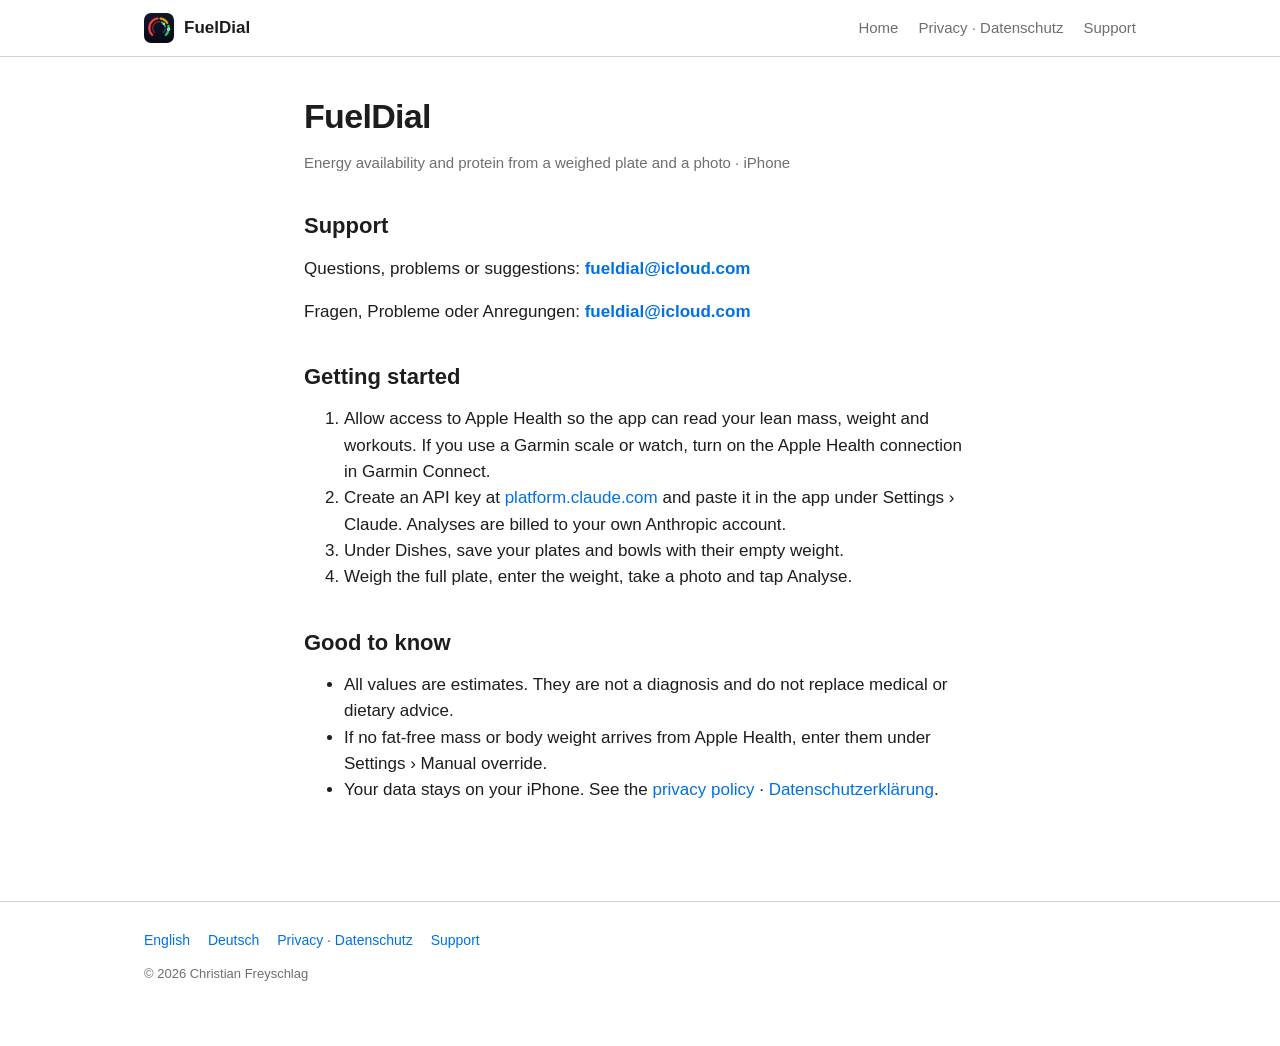
<file: support.html>
<!doctype html>
<html lang="en">
<head>
<meta charset="utf-8">
<meta name="viewport" content="width=device-width, initial-scale=1">
<title>FuelDial – Support</title>
<link rel="icon" href="icon.png">
<link rel="stylesheet" href="style.css">
</head>
<body>
<header class="nav">
  <div class="wrap">
    <a class="brand" href="index.html"><img src="icon.png" alt=""> FuelDial</a>
    <nav>
      <a href="index.html">Home</a>
      <a href="privacy.html">Privacy · Datenschutz</a>
      <a href="support.html">Support</a>
    </nav>
  </div>
</header>
<main class="text">
<h1>FuelDial</h1>
<p class="meta">Energy availability and protein from a weighed plate and a photo · iPhone</p>

<h2>Support</h2>
<p>Questions, problems or suggestions: <strong><a href="mailto:fueldial@icloud.com">fueldial@icloud.com</a></strong></p>
<p lang="de">Fragen, Probleme oder Anregungen: <strong><a href="mailto:fueldial@icloud.com">fueldial@icloud.com</a></strong></p>

<h2>Getting started</h2>
<ol>
<li>Allow access to Apple Health so the app can read your lean mass, weight and workouts. If you use a Garmin
scale or watch, turn on the Apple Health connection in Garmin Connect.</li>
<li>Create an API key at <a href="https://platform.claude.com">platform.claude.com</a> and paste it in the app
under Settings › Claude. Analyses are billed to your own Anthropic account.</li>
<li>Under Dishes, save your plates and bowls with their empty weight.</li>
<li>Weigh the full plate, enter the weight, take a photo and tap Analyse.</li>
</ol>

<h2>Good to know</h2>
<ul>
<li>All values are estimates. They are not a diagnosis and do not replace medical or dietary advice.</li>
<li>If no fat-free mass or body weight arrives from Apple Health, enter them under Settings › Manual override.</li>
<li>Your data stays on your iPhone. See the <a href="privacy.html#en">privacy policy</a> ·
<a href="privacy.html#de" lang="de">Datenschutzerklärung</a>.</li>
</ul>
</main>
<footer>
  <div class="wrap">
    <div class="links">
      <a href="index.html">English</a>
      <a href="index-de.html" lang="de">Deutsch</a>
      <a href="privacy.html">Privacy · Datenschutz</a>
      <a href="support.html">Support</a>
    </div>
    <p>© 2026 Christian Freyschlag</p>
  </div>
</footer>
</body>
</html>
</file>
<file: style.css>
:root {
  --bg: #ffffff; --bg-alt: #f5f5f7; --card: #ffffff; --text: #1d1d1f; --muted: #6e6e73;
  --line: #d2d2d7; --accent: #0071e3; --accent-text: #ffffff;
  --red: #ff3b30; --orange: #ff9500; --green: #34c759; --blue: #007aff; --pink: #ff2d55;
  --shadow: 0 12px 40px rgba(0, 0, 0, 0.10);
}
@media (prefers-color-scheme: dark) {
  :root {
    --bg: #000000; --bg-alt: #0b0b0d; --card: #1c1c1e; --text: #f5f5f7; --muted: #a1a1a6;
    --line: #38383a; --accent: #2997ff; --accent-text: #000000;
    --red: #ff453a; --orange: #ff9f0a; --green: #30d158; --blue: #0a84ff; --pink: #ff375f;
    --shadow: 0 0 0 1px rgba(255, 255, 255, 0.08);
  }
}
* { box-sizing: border-box; }
html { scroll-behavior: smooth; }
body {
  margin: 0; background: var(--bg); color: var(--text);
  font: 17px/1.55 -apple-system, BlinkMacSystemFont, "SF Pro Text", "Segoe UI", Roboto, Helvetica, Arial, sans-serif;
  -webkit-font-smoothing: antialiased;
}
a { color: var(--accent); text-decoration: none; }
a:hover { text-decoration: underline; }
.wrap { max-width: 1040px; margin: 0 auto; padding: 0 24px; }

/* Navigation */
.nav { position: sticky; top: 0; z-index: 10; background: color-mix(in srgb, var(--bg) 80%, transparent);
  backdrop-filter: saturate(180%) blur(20px); -webkit-backdrop-filter: saturate(180%) blur(20px);
  border-bottom: 1px solid var(--line); }
.nav .wrap { display: flex; align-items: center; gap: 20px; height: 56px; }
.brand { display: flex; align-items: center; gap: 10px; font-weight: 600; color: var(--text); }
.brand img { width: 30px; height: 30px; border-radius: 7px; }
.nav nav { margin-left: auto; display: flex; gap: 20px; font-size: 15px; }
.nav nav a { color: var(--muted); }
.nav nav a:hover { color: var(--text); text-decoration: none; }

/* Hero */
.hero { padding: 72px 0 64px; }
.hero .wrap { display: grid; grid-template-columns: 1.1fr 0.9fr; gap: 48px; align-items: center; }
.eyebrow { color: var(--orange); font-weight: 600; font-size: 15px; letter-spacing: 0.02em; margin: 0 0 12px; }
h1 { font-size: clamp(36px, 5.2vw, 58px); line-height: 1.06; letter-spacing: -0.02em; margin: 0 0 20px; }
.lead { font-size: 21px; line-height: 1.45; color: var(--muted); margin: 0 0 28px; max-width: 30em; }
.pill { display: inline-block; padding: 12px 22px; border-radius: 999px; background: var(--accent);
  color: var(--accent-text); font-weight: 600; }
.pill.soon { background: var(--bg-alt); color: var(--text); border: 1px solid var(--line); }
.note { color: var(--muted); font-size: 14px; margin-top: 14px; }

/* Dial illustration */
.phone { background: var(--card); border-radius: 36px; padding: 22px 22px 18px; box-shadow: var(--shadow);
  max-width: 380px; margin: 0 auto; width: 100%; }
.dial { display: block; width: 100%; height: auto; }
.dial text { font-family: ui-rounded, "SF Pro Rounded", -apple-system, BlinkMacSystemFont, "Segoe UI", sans-serif; }
.chips { display: grid; grid-template-columns: repeat(3, 1fr); gap: 8px; margin-top: 4px; }
.chip { border-radius: 12px; padding: 8px 4px; text-align: center; font-size: 12px; line-height: 1.3; color: var(--muted); }
.chip strong { display: block; font-size: 12px; }
.missing { display: grid; grid-template-columns: 1fr 1fr; gap: 12px; margin-top: 14px; padding-top: 14px;
  border-top: 1px solid var(--line); }
.missing small { display: block; color: var(--muted); font-size: 12px; font-weight: 600; }
.missing b { font-size: 28px; font-family: ui-rounded, "SF Pro Rounded", -apple-system, sans-serif; }
.missing span { color: var(--muted); font-size: 14px; }
.caption { text-align: center; color: var(--muted); font-size: 13px; margin-top: 14px; }

/* Sections */
section { padding: 72px 0; }
section.alt { background: var(--bg-alt); }
h2 { font-size: clamp(28px, 3.6vw, 40px); line-height: 1.1; letter-spacing: -0.015em; margin: 0 0 12px; }
.sub { color: var(--muted); font-size: 19px; margin: 0 0 36px; max-width: 34em; }
.grid { display: grid; gap: 16px; }
.grid.three { grid-template-columns: repeat(3, 1fr); }
.grid.two { grid-template-columns: repeat(2, 1fr); }
.tile { background: var(--card); border-radius: 24px; padding: 24px; box-shadow: var(--shadow); }
section:not(.alt) .tile { background: var(--bg-alt); box-shadow: none; }
.tile h3 { margin: 0 0 6px; font-size: 19px; }
.tile p { margin: 0; color: var(--muted); }
.step { display: inline-flex; width: 34px; height: 34px; border-radius: 50%; align-items: center; justify-content: center;
  background: var(--accent); color: var(--accent-text); font-weight: 700; margin-bottom: 14px; }
.dot { display: inline-block; width: 10px; height: 10px; border-radius: 50%; margin-right: 8px; }
ul.plain { list-style: none; padding: 0; margin: 0; }
ul.plain li { padding: 10px 0; border-bottom: 1px solid var(--line); }
ul.plain li:last-child { border-bottom: 0; }
.disclaimer { background: var(--bg-alt); border-radius: 20px; padding: 20px 24px; color: var(--muted); font-size: 15px; }

/* Text pages */
main.text { max-width: 720px; margin: 0 auto; padding: 40px 24px 80px; }
main.text h1 { font-size: 34px; line-height: 1.15; margin: 0 0 8px; }
main.text h2 { font-size: 22px; margin: 40px 0 8px; letter-spacing: 0; }
main.text h3 { font-size: 17px; margin: 24px 0 4px; }
.meta { color: var(--muted); font-size: 15px; }
.lang { margin: 0 0 32px; font-size: 15px; }
.box { background: var(--bg-alt); border-radius: 16px; padding: 16px 20px; margin: 20px 0; }
hr { border: 0; border-top: 1px solid var(--line); margin: 56px 0; }
table { border-collapse: collapse; width: 100%; font-size: 15px; }
th, td { text-align: left; vertical-align: top; padding: 8px 10px 8px 0; border-bottom: 1px solid var(--line); }

/* Footer */
footer { border-top: 1px solid var(--line); padding: 28px 0 48px; color: var(--muted); font-size: 13px; }
footer .links { display: flex; flex-wrap: wrap; gap: 18px; margin-bottom: 12px; font-size: 14px; }

@media (max-width: 820px) {
  .hero { padding: 40px 0; }
  .hero .wrap { grid-template-columns: 1fr; gap: 36px; }
  .grid.three, .grid.two { grid-template-columns: 1fr; }
  section { padding: 52px 0; }
  .nav nav { gap: 14px; }
  .nav nav .hide-small { display: none; }
}

/* Long words and the table must not push text pages wider than a phone. */
main.text { overflow-wrap: break-word; hyphens: auto; }
main.text table { table-layout: fixed; }
main.text td, main.text th { overflow-wrap: anywhere; }
</file>
